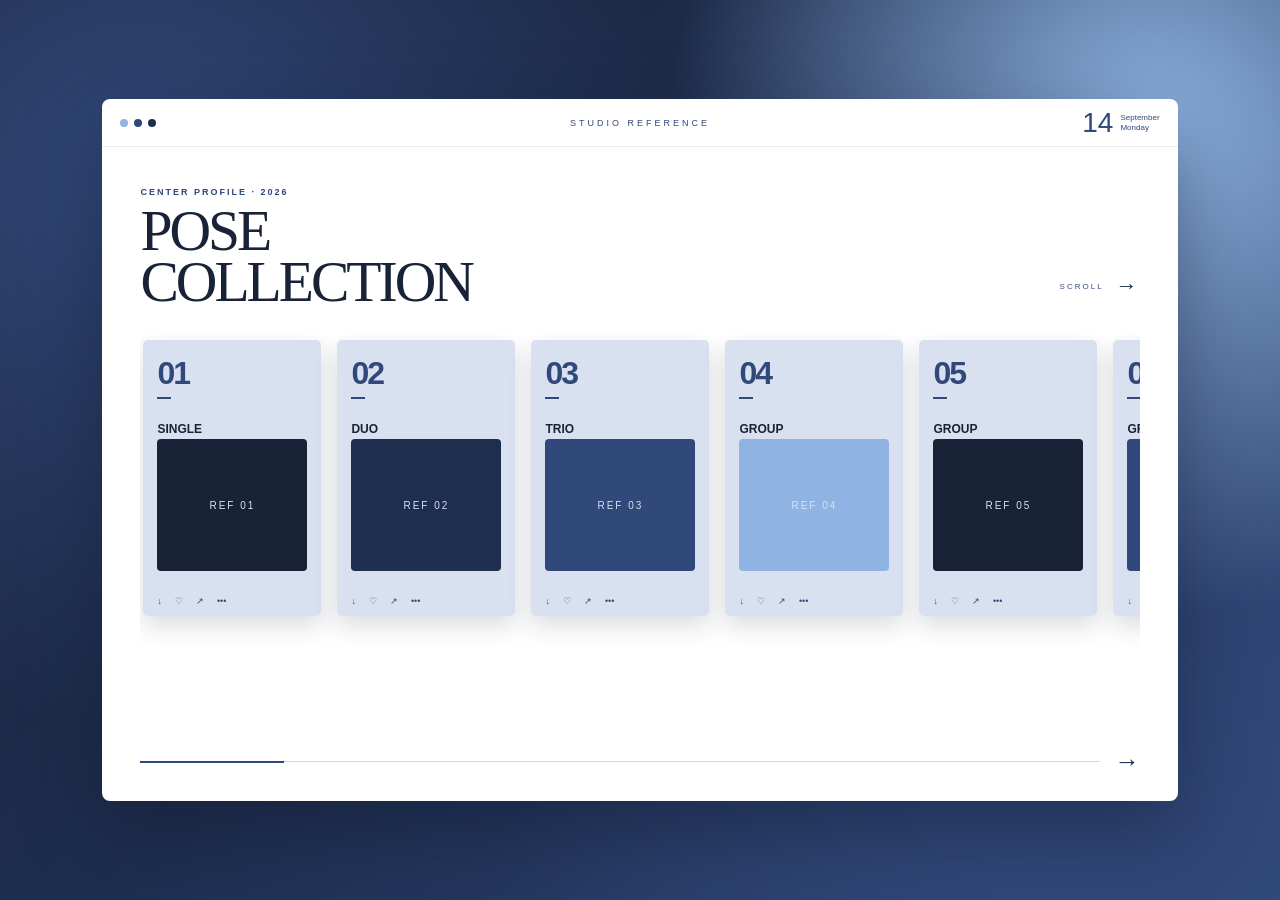
<file: index.html>
<!DOCTYPE html>
<html lang="vi">

<head>

    <meta charset="UTF-8">

    <meta
        name="viewport"
        content="width=device-width, initial-scale=1.0"
    >

    <title>Studio Reference</title>

    <link
        rel="stylesheet"
        href="mau.css"
    >

</head>


<body>


    <!-- ================================
         TRANG CHỦ
    ================================= -->

    <div class="background">


        <div class="window">


            <!-- ================================
                 TOP BAR
            ================================= -->

            <div class="top-bar">


                <div class="window-buttons">

                    <span></span>
                    <span></span>
                    <span></span>

                </div>


                <div class="window-title">

                    STUDIO REFERENCE

                </div>


                <div class="date">

                    <div class="date-number">

                        14

                    </div>


                    <div class="date-text">

                        September
                        <br>
                        Monday

                    </div>

                </div>


            </div>



            <!-- ================================
                 CONTENT
            ================================= -->

            <div class="content">


                <!-- ================================
                     HEADING
                ================================= -->

                <div class="heading">


                    <div>

                        <div class="label">

                            CENTER PROFILE · 2026

                        </div>


                        <h1>

                           POSE
                            <br>
                             COLLECTION

                        </h1>

                    </div>


                    <div class="scroll-text">

                        SCROLL

                        <span>→</span>

                    </div>


                </div>



                <!-- ================================
                     REF LIST
                ================================= -->

                <div class="ref-container">


                    <div
                        class="ref-list"
                        id="refList"
                    >


                        <!-- ==========================
                             01 — SINGLE
                        =========================== -->

                        <a
                            href="ref1.html"
                            class="ref-card"
                        >

                            <div class="number">
                                01
                            </div>


                            <div class="line"></div>


                            <div class="ref-name">
                                SINGLE
                            </div>




                            <div class="image-box">
                                REF 01
                            </div>


                            <div class="icons">

                                <span>↓</span>
                                <span>♡</span>
                                <span>↗</span>
                                <span>•••</span>

                            </div>

                        </a>



                        <!-- ==========================
                             02 — DUO
                        =========================== -->

                        <a
                            href="ref2.html"
                            class="ref-card"
                        >

                            <div class="number">
                                02
                            </div>


                            <div class="line"></div>


                            <div class="ref-name">
                                DUO
                            </div>




                            <div class="image-box">
                                REF 02
                            </div>


                            <div class="icons">

                                <span>↓</span>
                                <span>♡</span>
                                <span>↗</span>
                                <span>•••</span>

                            </div>

                        </a>



                        <!-- ==========================
                             03 — TRIO
                        =========================== -->

                        <a
                            href="ref3.html"
                            class="ref-card"
                        >

                            <div class="number">
                                03
                            </div>


                            <div class="line"></div>


                            <div class="ref-name">
                                TRIO
                            </div>




                            <div class="image-box">
                                REF 03
                            </div>


                            <div class="icons">

                                <span>↓</span>
                                <span>♡</span>
                                <span>↗</span>
                                <span>•••</span>

                            </div>

                        </a>



                        <!-- ==========================
                             04 — GROUP
                        =========================== -->

                        <a
                            href="ref4.html"
                            class="ref-card"
                        >

                            <div class="number">
                                04
                            </div>


                            <div class="line"></div>


                            <div class="ref-name">
                                GROUP
                            </div>


                        


                            <div class="image-box">
                                REF 04
                            </div>


                            <div class="icons">

                                <span>↓</span>
                                <span>♡</span>
                                <span>↗</span>
                                <span>•••</span>

                            </div>

                        </a>



                        <!-- ==========================
                             05 — GROUP
                        =========================== -->

                        <a
                            href="ref5.html"
                            class="ref-card"
                        >

                            <div class="number">
                                05
                            </div>


                            <div class="line"></div>


                            <div class="ref-name">
                                GROUP
                            </div>




                            <div class="image-box">
                                REF 05
                            </div>


                            <div class="icons">

                                <span>↓</span>
                                <span>♡</span>
                                <span>↗</span>
                                <span>•••</span>

                            </div>

                        </a>



                        <!-- ==========================
                             06 — GROUP
                        =========================== -->

                        <a
                            href="ref6.html"
                            class="ref-card"
                        >

                            <div class="number">
                                06
                            </div>


                            <div class="line"></div>


                            <div class="ref-name">
                                GROUP
                            </div>



                            <div class="image-box">
                                REF 06
                            </div>


                            <div class="icons">

                                <span>↓</span>
                                <span>♡</span>
                                <span>↗</span>
                                <span>•••</span>

                            </div>

                        </a>



                        <!-- ==========================
                             07 — GROUP
                        =========================== -->

                        <a
                            href="ref7.html"
                            class="ref-card"
                        >

                            <div class="number">
                                07
                            </div>


                            <div class="line"></div>


                            <div class="ref-name">
                                GROUP
                            </div>




                            <div class="image-box">
                                REF 07
                            </div>


                            <div class="icons">

                                <span>↓</span>
                                <span>♡</span>
                                <span>↗</span>
                                <span>•••</span>

                            </div>

                        </a>



                        <!-- ==========================
                             08 — GROUP
                        =========================== -->

                        <a
                            href="ref8.html"
                            class="ref-card"
                        >

                            <div class="number">
                                08
                            </div>


                            <div class="line"></div>


                            <div class="ref-name">
                                GROUP
                            </div>




                            <div class="image-box">
                                REF 08
                            </div>


                            <div class="icons">

                                <span>↓</span>
                                <span>♡</span>
                                <span>↗</span>
                                <span>•••</span>

                            </div>

                        </a>


                    </div>

                </div>



                <!-- ================================
                     BOTTOM
                ================================= -->

                <div class="bottom">


                    <div class="progress">

                        <div id="progressBar"></div>

                    </div>


                    <button
                        id="nextButton"
                        type="button"
                    >

                        →

                    </button>


                </div>


            </div>

        </div>

    </div>



    <!-- ================================
         JAVASCRIPT
    ================================= -->

    <script src="mau.js"></script>


</body>

</html>
</file>
<file: mau.css>
/* ================================
   RESET
================================ */

* {
    margin: 0;
    padding: 0;
    box-sizing: border-box;
}


/* ================================
   COLOR PALETTE
================================ */

/*
    #192338  = Oxford Blue
    #1E2E4F  = Space Cadet
    #31487A  = YInMn Blue
    #8FB3E2  = Jordy Blue
    #D9E1F1  = Lavender
*/


/* ================================
   BODY
================================ */

body {
    width: 100%;
    height: 100vh;

    overflow: hidden;

    font-family: Arial, Helvetica, sans-serif;

    color: #192338;

    background: #192338;
}


/* ================================
   BACKGROUND
================================ */

.background {
    width: 100vw;
    height: 100vh;

    display: flex;

    align-items: center;
    justify-content: center;

    background:
        radial-gradient(
            circle at 10% 20%,
            #31487A 0%,
            transparent 40%
        ),

        radial-gradient(
            circle at 90% 15%,
            #8FB3E2 0%,
            transparent 35%
        ),

        radial-gradient(
            circle at 80% 90%,
            #31487A 0%,
            transparent 40%
        ),

        linear-gradient(
            135deg,
            #192338 0%,
            #1E2E4F 45%,
            #31487A 100%
        );
}


/* ================================
   MAIN WINDOW
================================ */

.window {
    width: 84vw;

    max-width: 1180px;

    height: 78vh;

    min-height: 580px;

   background: #ffffff;

    border-radius: 8px;

    overflow: hidden;

    box-shadow:
        0 30px 80px rgba(15, 25, 45, 0.45);

    backdrop-filter: blur(20px);
}


/* ================================
   TOP BAR
================================ */

.top-bar {
    height: 48px;

    display: flex;

    align-items: center;

    padding: 0 18px;

    position: relative;

    border-bottom:
        1px solid rgba(25, 35, 56, 0.08);
}


/* ================================
   WINDOW BUTTONS
================================ */

.window-buttons {
    display: flex;

    gap: 6px;
}


.window-buttons span {
    width: 8px;

    height: 8px;

    border-radius: 50%;
}


/* Đỏ */

.window-buttons span:nth-child(1) {
    background: #8FB3E2;
}


/* Xanh */

.window-buttons span:nth-child(2) {
    background: #31487A;
}


/* Xanh đậm */

.window-buttons span:nth-child(3) {
    background: #1E2E4F;
}


/* ================================
   WINDOW TITLE
================================ */

.window-title {
    position: absolute;

    left: 50%;

    transform: translateX(-50%);

    font-size: 9px;

    letter-spacing: 3px;

    color: #31487A;
}


/* ================================
   DATE
================================ */

.date {
    margin-left: auto;

    display: flex;

    align-items: center;

    gap: 7px;

    color: #31487A;
}


.date-number {
    font-size: 28px;

    font-weight: 300;

    line-height: 1;
}


.date-text {
    font-size: 8px;

    line-height: 1.2;
}


/* ================================
   MAIN CONTENT
================================ */

.content {
    height: calc(100% - 48px);

    padding:
        40px
        38px
        25px;

    display: flex;

    flex-direction: column;
}


/* ================================
   HEADING
================================ */

.heading {
    display: flex;

    justify-content: space-between;

    align-items: flex-end;

    margin-bottom: 28px;
}


/* ================================
   SMALL LABEL
================================ */

.label {
    font-size: 9px;

    letter-spacing: 2px;

    font-weight: bold;

    color: #31487A;

    margin-bottom: 9px;
}


/* ================================
   MAIN TITLE
================================ */

h1 {
    font-family:
        Georgia,
        "Times New Roman",
        serif;

    font-size:
        clamp(42px, 4.5vw, 62px);

    font-weight: 500;

    line-height: 0.88;

    letter-spacing: -3px;

    color: #192338;
}


/* ================================
   SCROLL GUIDE
================================ */

.scroll-text {
    display: flex;

    align-items: center;

    gap: 12px;

    padding-bottom: 8px;

    color: #31487A;

    font-size: 8px;

    letter-spacing: 2px;
}


.scroll-text span {
    font-size: 22px;

    color: #1E2E4F;

    animation:
        moveArrow 1.5s infinite;
}


/* ================================
   ARROW ANIMATION
================================ */

@keyframes moveArrow {

    0% {
        transform: translateX(0);
    }

    50% {
        transform: translateX(7px);
    }

    100% {
        transform: translateX(0);
    }

}


/* ================================
   REF CONTAINER
================================ */

.ref-container {
    flex: 1;

    overflow: hidden;
}


/* ================================
   REF LIST
================================ */

.ref-list {
    height: 100%;

    display: flex;

    gap: 16px;

    overflow-x: auto;

    overflow-y: hidden;

    padding:
        5px
        3px
        15px;

    scrollbar-width: none;

    scroll-behavior: smooth;

    cursor: grab;
}


/* Chrome / Edge / Safari */

.ref-list::-webkit-scrollbar {
    display: none;
}


/* Khi đang kéo */

.ref-list.dragging {
    cursor: grabbing;

    scroll-behavior: auto;
}


/* ================================
   REF CARD
================================ */

.ref-card {
    flex: 0 0 178px;

    height: 276px;

    position: relative;

    padding:
        15px
        14px
        12px;

    background: #D9E1F1;

    border-radius: 5px;

    color: #192338;

    box-shadow:
        0 10px 25px rgba(25, 35, 56, 0.16);

    cursor: pointer;

    transition:
        transform 0.3s ease,
        box-shadow 0.3s ease;
}


/* ================================
   CARD HOVER
================================ */

.ref-card:hover {
    transform:
        translateY(-8px);

    box-shadow:
        0 20px 40px rgba(25, 35, 56, 0.28);
}


/* ================================
   REF NUMBER
================================ */

.number {
    font-size: 32px;

    font-weight: 600;

    color: #31487A;

    letter-spacing: -2px;
}


/* ================================
   PINK LINE → BLUE LINE
================================ */

.line {
    width: 14px;

    height: 2px;

    background: #31487A;

    margin-top: 5px;

    margin-bottom: 23px;
}


/* ================================
   REF NAME
================================ */

.ref-name {
    font-size: 12px;

    font-weight: 600;

    color: #192338;

    margin-bottom: 3px;
}


/* ================================
   REF TYPE
================================ */

.ref-type {
    font-size: 8px;

    color: #31487A;

    margin-bottom: 9px;
}


/* ================================
   IMAGE BOX
================================ */

.image-box {
    width: 100%;

    height: 132px;

    border-radius: 4px;

    display: flex;

    align-items: center;

    justify-content: center;

    color: #D9E1F1;

    font-size: 10px;

    letter-spacing: 2px;

    background: #31487A;

    overflow: hidden;
}


/* ================================
   IMAGE COLORS
================================ */

/* REF 01 */

.ref-card:nth-child(1)
.image-box {
    background: #192338;
}


/* REF 02 */

.ref-card:nth-child(2)
.image-box {
    background: #1E2E4F;
}


/* REF 03 */

.ref-card:nth-child(3)
.image-box {
    background: #31487A;
}


/* REF 04 */

.ref-card:nth-child(4)
.image-box {
    background: #8FB3E2;
}


/* REF 05 */

.ref-card:nth-child(5)
.image-box {
    background: #192338;
}


/* REF 06 */

.ref-card:nth-child(6)
.image-box {
    background: #31487A;
}


/* REF 07 */

.ref-card:nth-child(7)
.image-box {
    background: #1E2E4F;
}


/* REF 08 */

.ref-card:nth-child(8)
.image-box {
    background: #8FB3E2;
}


/* ================================
   CARD ICONS
================================ */

.icons {
    position: absolute;

    left: 14px;

    right: 14px;

    bottom: 10px;

    display: flex;

    gap: 13px;

    color: #31487A;

    font-size: 9px;
}


/* ================================
   BOTTOM BAR
================================ */

.bottom {
    display: flex;

    align-items: center;

    gap: 15px;

    padding-top: 8px;
}


/* ================================
   PROGRESS LINE
================================ */

.progress {
    flex: 1;

    height: 1px;

    background:
        rgba(25, 35, 56, 0.18);
}


/* ================================
   PROGRESS
================================ */

#progressBar {
    width: 15%;

    height: 2px;

    background: #31487A;

    transition:
        width 0.2s ease;
}


/* ================================
   NEXT BUTTON
================================ */

#nextButton {
    border: none;

    background: none;

    color: #1E2E4F;

    font-size: 25px;

    cursor: pointer;

    transition:
        transform 0.2s ease;
}


/* ================================
   NEXT BUTTON HOVER
================================ */

#nextButton:hover {
    transform:
        translateX(5px);

    color: #8FB3E2;
}


/* ================================
   MOBILE
================================ */

@media (max-width: 700px) {

    .window {
        width: 94vw;

        height: 90vh;

        min-height: 550px;
    }


    .content {
        padding:
            28px
            20px
            20px;
    }


    .scroll-text {
        display: none;
    }


    .ref-card {
        flex-basis: 160px;
    }

}


/* ================================
   SMALL MOBILE
================================ */

@media (max-width: 450px) {

    .window {
        width: 96vw;

        height: 92vh;
    }


    .content {
        padding:
            24px
            15px
            18px;
    }


    h1 {
        font-size: 42px;
    }


    .ref-card {
        flex-basis: 155px;

        height: 265px;
    }

}

/* =========================================
   MOBILE LAYOUT
   <= 700px
========================================= */

@media (max-width: 700px) {

    /* ================================
       BODY
    ================================= */

    body {
        overflow-x: hidden;
        overflow-y: auto;
    }


    /* ================================
       BACKGROUND
    ================================= */

    .background {
        width: 100%;
        min-height: 100vh;

        padding: 0;

        display: block;

        background: #ffffff;
    }


    /* ================================
       WINDOW
    ================================= */

    .window {
        width: 100%;
        max-width: none;

        height: 100vh;
        min-height: 100vh;

        border-radius: 0;

        background: #ffffff;

        box-shadow: none;

        backdrop-filter: none;
    }


    /* ================================
       TOP BAR
    ================================= */

    .top-bar {
        height: 50px;

        padding: 0 18px;

        border-bottom:
            1px solid #D9E1F1;
    }


    .window-buttons {
        gap: 5px;
    }


    .window-buttons span {
        width: 7px;
        height: 7px;
    }


    .window-title {
        font-size: 7px;

        letter-spacing: 2px;
    }


    .date {
        display: none;
    }


    /* ================================
       CONTENT
    ================================= */

    .content {
        height: calc(100vh - 50px);

        padding:
            32px
            20px
            20px;
    }


    /* ================================
       HEADING
    ================================= */

    .heading {
        display: block;

        margin-bottom: 30px;
    }


    .label {
        font-size: 8px;

        letter-spacing: 2px;

        margin-bottom: 12px;
    }


    h1 {
        font-size: 48px;

        line-height: 0.88;

        letter-spacing: -2.5px;
    }


    /* ================================
       SCROLL TEXT
    ================================= */

    .scroll-text {
        display: flex;

        justify-content: flex-end;

        margin-top: 18px;

        padding-bottom: 0;
    }


    .scroll-text span {
        font-size: 20px;
    }


    /* ================================
       REF CONTAINER
    ================================= */

    .ref-container {
        flex: 1;

        overflow: hidden;
    }


    /* ================================
       REF LIST
    ================================= */

    .ref-list {

        display: grid;

        grid-template-columns:
            repeat(2, minmax(0, 1fr));

        gap: 14px;

        height: 100%;

        overflow-x: hidden;

        overflow-y: auto;

        padding:
            4px
            3px
            15px;

        cursor: default;

        scrollbar-width: none;
    }


    .ref-list::-webkit-scrollbar {
        display: none;
    }


    .ref-list.dragging {
        cursor: default;
    }


    /* ================================
       REF CARD
    ================================= */

    .ref-card {

        width: 100%;

        min-width: 0;

        height: auto;

        min-height: 230px;

        padding:
            12px
            11px
            10px;

        border-radius: 6px;

        box-shadow:
            0 8px 20px
            rgba(25, 35, 56, 0.10);
    }


    .ref-card:hover {

        transform: none;

        box-shadow:
            0 8px 20px
            rgba(25, 35, 56, 0.10);
    }


    /* ================================
       NUMBER
    ================================= */

    .number {

        font-size: 27px;

        letter-spacing: -1.5px;
    }


    /* ================================
       LINE
    ================================= */

    .line {

        width: 12px;

        height: 2px;

        margin-top: 4px;

        margin-bottom: 16px;
    }


    /* ================================
       NAME
    ================================= */

    .ref-name {

        font-size: 10px;

        white-space: nowrap;

        overflow: hidden;

        text-overflow: ellipsis;

        margin-bottom: 3px;
    }


    /* ================================
       TYPE
    ================================= */

    .ref-type {

        font-size: 7px;

        margin-bottom: 8px;
    }


    /* ================================
       IMAGE
    ================================= */

    .image-box {

        width: 100%;

        height: auto;

        aspect-ratio: 1 / 0.82;

        border-radius: 4px;

        font-size: 8px;

        letter-spacing: 1.5px;
    }


    /* ================================
       ICONS
    ================================= */

    .icons {

        left: 11px;

        right: 11px;

        bottom: 8px;

        gap: 9px;

        font-size: 7px;
    }


    /* ================================
       BOTTOM
    ================================= */

    .bottom {

        padding-top: 8px;

        gap: 10px;
    }


    .progress {

        height: 1px;
    }


    #progressBar {

        height: 2px;
    }


    #nextButton {

        font-size: 21px;

        padding: 0;

        display: none;
    }

}


/* =========================================
   SMALL PHONE
   <= 430px
========================================= */

@media (max-width: 430px) {

    .content {

        padding:
            28px
            16px
            16px;
    }


    h1 {

        font-size: 44px;

        letter-spacing: -2px;
    }


    .heading {

        margin-bottom: 24px;
    }


    .ref-list {

        grid-template-columns:
            repeat(2, minmax(0, 1fr));

        gap: 12px;
    }


    .ref-card {

        min-height: 215px;

        padding:
            11px
            10px
            9px;
    }


    .number {

        font-size: 25px;
    }


    .line {

        margin-bottom: 13px;
    }


    .ref-name {

        font-size: 9px;
    }


    .ref-type {

        font-size: 6.5px;
    }


    .image-box {

        aspect-ratio: 1 / 0.78;
    }


    .icons {

        left: 10px;

        right: 10px;

        gap: 8px;

        font-size: 6.5px;
    }

}


/* =========================================
   VERY SMALL PHONE
   <= 360px
========================================= */

@media (max-width: 360px) {

    .content {

        padding:
            24px
            13px
            13px;
    }


    h1 {

        font-size: 40px;
    }


    .ref-list {

        gap: 10px;
    }


    .ref-card {

        min-height: 200px;

        padding: 9px;
    }


    .number {

        font-size: 23px;
    }


    .ref-name {

        font-size: 8px;
    }


    .ref-type {

        font-size: 6px;
    }


    .icons {

        left: 9px;

        right: 9px;

        bottom: 7px;

        gap: 6px;
    }

}

.ref-card,
.ref-card * {
    text-decoration: none;
}
</file>
